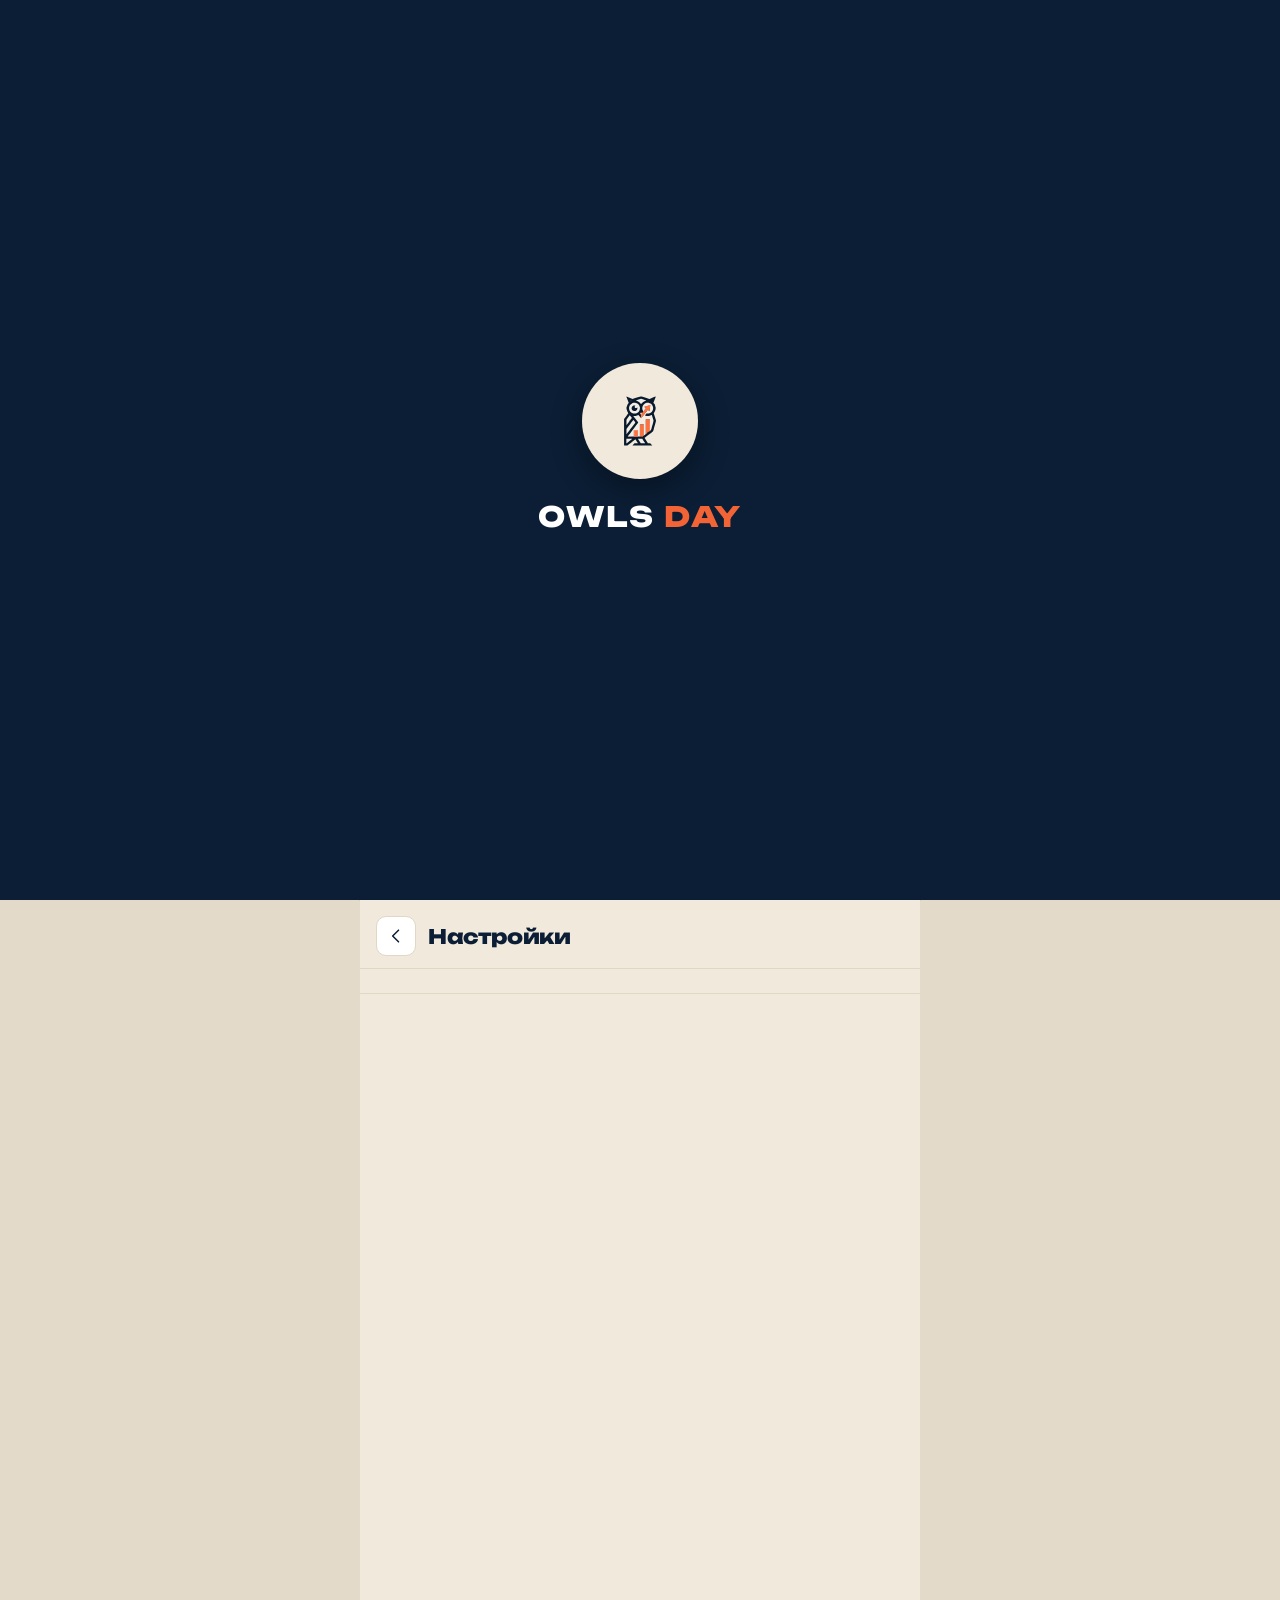
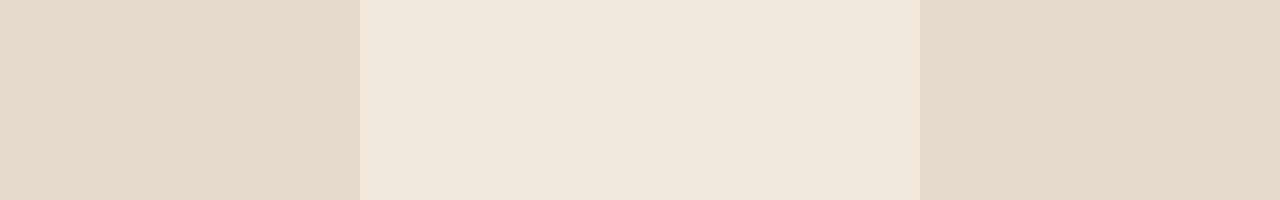
<file: index.html>
<!DOCTYPE html>
<html lang="ru">
<head>
<meta charset="utf-8">
<meta name="viewport" content="width=device-width, initial-scale=1, viewport-fit=cover, maximum-scale=1">
<meta name="theme-color" content="#F0E9DC" media="(prefers-color-scheme: light)">
<meta name="theme-color" content="#F0E9DC">
<meta name="description" content="Трекер дня OWLS — чек-лист, стоп-лист, установки, желания и дневник.">
<meta name="apple-mobile-web-app-capable" content="yes">
<meta name="apple-mobile-web-app-status-bar-style" content="default">
<meta name="apple-mobile-web-app-title" content="Трекер дня">
<meta name="mobile-web-app-capable" content="yes">
<title>Трекер дня — OWLS</title>
<link rel="manifest" href="manifest.webmanifest">
<link rel="apple-touch-icon" sizes="180x180" href="assets/apple-touch-icon.png?v=18">
<link rel="apple-touch-icon" sizes="167x167" href="assets/owls-day-167.png?v=18">
<link rel="apple-touch-icon" sizes="152x152" href="assets/owls-day-152.png?v=18">
<link rel="apple-touch-icon" sizes="120x120" href="assets/owls-day-120.png?v=18">
<link rel="icon" type="image/png" sizes="192x192" href="assets/owls-day-192.png?v=18">
<link rel="icon" type="image/png" sizes="512x512" href="assets/owls-day-512.png?v=18">
<link rel="icon" type="image/svg+xml" href="assets/owls-day.svg?v=18">
<link rel="preconnect" href="https://fonts.googleapis.com">
<link rel="preconnect" href="https://fonts.gstatic.com" crossorigin>
<link rel="stylesheet" href="https://fonts.googleapis.com/css2?family=Manrope:wght@400;500;600;700;800&family=Unbounded:wght@400;700;800&display=swap">
<style>
:root{
  --bg:#F0E9DC; --card:#FFFFFF; --line:#E0D7C4; --line-soft:#EBE3D5; --line-input:#E5DCC9;
  --ink:#0B1E35; --ink-2:#2A3A52; --muted:#6B6152; --faint:#9A8F7C;
  --edge:#C4B79E;                     /* обводка пустой галочки и пунктир */
  --accent:#F26336; --accent-soft:#FEEFEA; --accent-dark:#D94B1F;
  --ok:#1E7A3C; --ok-bg:#DCF5E4; --bad:#B43232; --bad-bg:#FBD9D9;
  --display:'Unbounded',system-ui,sans-serif;
  --body:'Manrope',system-ui,-apple-system,'Segoe UI',sans-serif;
  --r:14px;
  --sat:env(safe-area-inset-top); --sab:env(safe-area-inset-bottom);
  --sal:env(safe-area-inset-left); --sar:env(safe-area-inset-right);
}
*{box-sizing:border-box;-webkit-tap-highlight-color:transparent}
html,body{margin:0;padding:0;height:100%}
body{
  background:var(--bg); color:var(--ink); font-family:var(--body);
  font-size:15px; line-height:1.45;
  -webkit-font-smoothing:antialiased; text-rendering:optimizeLegibility;
  overscroll-behavior-y:none;
}
button{font:inherit;color:inherit;background:none;border:0;padding:0;margin:0;cursor:pointer;text-align:left}
input,textarea{font:inherit;color:var(--ink)}
input::placeholder,textarea::placeholder{color:var(--faint)}
input:focus-visible,textarea:focus-visible,button:focus-visible{outline:2px solid var(--accent);outline-offset:2px}

/* ---------- shell: fills any phone, centers on tablet/desktop ---------- */
#app{
  position:fixed; top:0; left:0; right:0;
  height:100svh;               /* не dvh: высота не должна меняться при сворачивании панели Safari */
  display:flex; flex-direction:column;
  width:100%; max-width:560px; margin:0 auto;
  background:var(--bg);
  box-shadow:0 0 0 1px rgba(11,30,53,.06);
}
@supports not (height:100svh){ #app,#sheet{ bottom:0; height:auto; } }
@media (min-width:600px){
  body{background:#E3DACA}
  #app{position:relative;height:100dvh;max-height:100dvh}
}

/* ---------- header ---------- */
.hd{
  flex:none; display:flex; align-items:flex-end; justify-content:space-between; gap:12px;
  padding:calc(var(--sat) + 16px) calc(var(--sar) + 20px) 14px calc(var(--sal) + 20px);
  background:var(--bg); border-bottom:1px solid var(--line);
}
.hd-t{display:flex;flex-direction:column;gap:4px;min-width:0}
.eyebrow{font-family:var(--display);font-weight:400;font-size:9.5px;letter-spacing:.18em;text-transform:uppercase;color:var(--muted)}
.h1{font-family:var(--display);font-weight:800;font-size:clamp(21px,6.4vw,26px);line-height:1.05;letter-spacing:-.02em}
.hd-date{font-size:12.5px;color:var(--muted)}
.hd-mark{width:52px;height:52px;border-radius:999px;border:1px solid var(--line);flex:none;padding:0;appearance:none;-webkit-appearance:none;
  background:#fff url(assets/owl-mark.png?v=2) center center / 36px 36px no-repeat}
.hd-mark:active{background-color:var(--line-soft)}

/* ---------- scroll area ---------- */
main{
  flex:1; min-height:0; overflow-y:auto; overscroll-behavior:contain;
  padding:18px calc(var(--sar) + 20px) 28px calc(var(--sal) + 20px);
  display:flex; flex-direction:column; gap:14px;
  scrollbar-width:none;
}
main::-webkit-scrollbar{width:0;height:0}
/* без этого карточки сжимаются, когда контент длиннее экрана */
main > *{flex:0 0 auto}

/* ---------- primitives ---------- */
.card{background:var(--card);border:1px solid var(--line);border-radius:var(--r)}
.card.flush{overflow:hidden}
.pad{padding:16px 18px}
.sec-h{padding:14px 16px 12px;border-bottom:1px solid var(--line-soft);display:flex;flex-direction:column;gap:3px}
.sec-t{font-family:var(--display);font-weight:700;font-size:13.5px;color:var(--ink)}
.sec-s{font-size:11.5px;color:var(--muted)}
.empty{padding:16px;font-size:12.5px;color:var(--faint)}
.row{display:flex;align-items:center;gap:12px}
.grow{flex:1;min-width:0}
.hint{font-size:12px;line-height:1.45;color:var(--muted)}

/* add-row */
.add{display:flex;align-items:center;gap:10px;padding:10px 16px 12px}
.add input{flex:1;min-width:0;height:44px;padding:0 12px;border:1px solid var(--line-input);border-radius:10px;background:var(--card);font-size:16px}
.add .plus{width:44px;height:44px;border-radius:10px;background:var(--accent);display:grid;place-items:center;flex:none}
.add .plus:active{background:var(--accent-dark)}

/* ---------- check ---------- */
.ring-card{display:flex;align-items:center;gap:18px;padding:18px}
.ring{position:relative;width:78px;height:78px;flex:none}
.ring .pct{position:absolute;inset:0;display:grid;place-items:center;font-family:var(--display);font-weight:800;font-size:17px;letter-spacing:-.02em}
.ring circle{transition:stroke-dashoffset .55s cubic-bezier(.4,0,.2,1)}
.ring .pct{font-variant-numeric:tabular-nums;padding:0 2px}
.ring .pct.w3{font-size:13.5px;letter-spacing:-.04em}
.ring-card{transition:transform .2s ease}
.done-line{font-family:var(--display);font-weight:700;font-size:15px}
.streak{background:var(--ink);border-radius:var(--r);padding:16px 18px;display:flex;align-items:center;justify-content:space-between;gap:14px}
.streak-n{font-family:var(--display);font-weight:800;font-size:17px;color:#fff}
.streak-s{font-size:11.5px;color:rgba(255,255,255,.6)}
.week{display:flex;gap:6px;flex:none}
.week div{display:flex;flex-direction:column;align-items:center;gap:5px}
.dot{width:7px;height:7px;border-radius:999px;background:rgba(255,255,255,.22)}
.dot.on{background:var(--accent)}
.week span{font-size:8.5px;letter-spacing:.04em;color:rgba(255,255,255,.45)}
.chips{display:grid;grid-template-columns:1fr 1fr;gap:8px}
.chip{display:flex;align-items:center;gap:8px;min-height:44px;padding:8px 12px;border:1px solid var(--line-input);border-radius:8px;background:var(--bg);font-size:13px;font-weight:500;color:var(--ink-2);line-height:1.25}
.chip > span:not(.badge){flex:1;min-width:0;text-align:left}
.chip.on{border-color:var(--accent);background:var(--accent-soft);font-weight:600;color:var(--ink)}
.chip .badge{font-family:var(--display);font-weight:700;font-size:11px;color:var(--accent)}
.chip:active{transform:scale(.97)}
.chip{user-select:none;-webkit-user-select:none;-webkit-touch-callout:none;touch-action:manipulation}
.grp-h{padding:14px 16px 12px;display:flex;flex-direction:column;gap:10px;border-bottom:1px solid var(--line-soft)}
.bar{height:4px;border-radius:999px;background:var(--line-soft);overflow:hidden}
.bar i{display:block;height:100%;background:var(--accent);border-radius:999px;transition:width .35s ease}
.item{display:flex;align-items:center;gap:12px;padding:6px 16px;min-height:52px;border-bottom:1px solid var(--line-soft);width:100%;text-align:left}
.box{width:24px;height:24px;border-radius:7px;background:#fff;border:1.5px solid var(--edge);flex:none;display:grid;place-items:center}
.box.on{background:var(--accent);border-color:var(--accent)}
.item .txt{flex:1;min-width:0;font-size:14px;line-height:1.35}
.item.is-done .txt{color:var(--faint);text-decoration:line-through}
.time{font-size:11.5px;color:var(--faint);flex:none}
.del{flex:none;width:32px;height:32px;display:grid;place-items:center;border-radius:8px;opacity:.45}
.del:active{opacity:1}
.del{user-select:none;-webkit-user-select:none;-webkit-touch-callout:none;touch-action:manipulation;position:relative;overflow:hidden}
.del.holding{opacity:1;animation:holdfill 1s linear forwards}
@keyframes holdfill{0%{background:transparent;transform:scale(1)}15%{transform:scale(1.12)}100%{background:var(--bad-bg);transform:scale(1.12)}}
.del.holding::after{content:'';position:absolute;left:0;bottom:0;height:3px;width:0;background:var(--bad);animation:holdbar 1s linear forwards}
@keyframes holdbar{to{width:100%}}

/* ---------- stop ---------- */
.srow{display:flex;align-items:center;gap:14px;padding:12px 16px;min-height:66px;border-bottom:1px solid var(--line-soft)}
.srow:last-child{border-bottom:0}
/* ползунок: слева палец вниз, справа вверх, посередине — не отмечено */
.sl{position:relative;flex:none;width:124px;height:38px;border-radius:999px;background:var(--line-soft);border:1px solid var(--line);
  touch-action:pan-y;user-select:none;-webkit-user-select:none;-webkit-touch-callout:none;cursor:pointer;
  transition:background-color .2s ease,border-color .2s ease}
.sl.dn{background:var(--bad-bg);border-color:#EFC2C2}
.sl.up{background:var(--ok-bg);border-color:#B9E2C6}
.sl-i{position:absolute;top:50%;margin-top:-8px;width:16px;height:16px;opacity:.5;pointer-events:none;display:grid;place-items:center;transition:opacity .2s ease}
.sl-i.l{left:11px}
.sl-i.r{right:11px}
.sl.dn .sl-i.l,.sl.up .sl-i.r{opacity:0}
.sl-k{position:absolute;top:3px;left:3px;width:30px;height:30px;border-radius:999px;background:#fff;
  box-shadow:0 1px 4px rgba(11,30,53,.22);display:grid;place-items:center;pointer-events:none;
  transform:translateX(43px);transition:transform .24s cubic-bezier(.3,.9,.3,1.25)}
.sl.dn .sl-k{transform:translateX(0)}
.sl.up .sl-k{transform:translateX(86px)}
.sl.dragging .sl-k{transition:none}
/* Отметка: ручка подрастает свойством scale — transform занят сдвигом, иначе она дёргалась к краю. */
.sl-k.pop{animation:sl-pop .36s cubic-bezier(.25,1,.5,1)}
@keyframes sl-pop{40%{scale:1.18}}
.sl-dot{width:6px;height:6px;border-radius:999px;background:var(--edge);display:block}
/* переключатель раздела */
.tgl{flex:none;width:50px;height:30px;border-radius:999px;background:var(--line);position:relative;transition:background-color .2s ease;-webkit-tap-highlight-color:transparent}
.tgl i{position:absolute;top:3px;left:3px;width:24px;height:24px;border-radius:999px;background:#fff;box-shadow:0 1px 3px rgba(11,30,53,.25);transition:transform .22s cubic-bezier(.25,1,.5,1)}
.tgl.on{background:var(--accent)}
.tgl.on i{transform:translateX(20px)}
.pill{font-size:11px;font-weight:700;letter-spacing:.04em;text-transform:uppercase;border-radius:999px;padding:6px 11px;flex:none}
.pill.ok{color:var(--ok);background:var(--ok-bg)}
.pill.bad{color:var(--bad);background:var(--bad-bg)}
.big{font-family:var(--display);font-weight:800;font-size:18px}

/* ---------- set ---------- */
.intent{background:var(--ink);border-radius:var(--r);padding:22px 20px;display:flex;flex-direction:column;gap:16px}
.intent .eyebrow{color:rgba(255,255,255,.55)}
.intent-t{font-family:var(--display);font-weight:700;font-size:clamp(18px,5.4vw,21px);line-height:1.28;letter-spacing:-.01em;color:#fff}
.rule{width:34px;height:2px;background:var(--accent)}
.reps{font-size:12px;color:rgba(255,255,255,.6)}
.btn-rep{height:44px;padding:0 18px;border-radius:10px;background:var(--accent);display:flex;align-items:center;gap:8px;flex:none;font-size:13.5px;font-weight:700;color:#fff}
.btn-rep:active{background:var(--accent-dark)}
.pick{display:flex;align-items:center;gap:12px;padding:8px 16px;min-height:56px;border-bottom:1px solid var(--line-soft);width:100%;text-align:left}
.led{width:8px;height:8px;border-radius:999px;background:var(--line);flex:none}
.led.on{background:var(--accent)}

/* ---------- wish ---------- */
.mono{width:88px;height:88px;border-radius:10px;flex:none;display:grid;place-items:center;background:var(--bg);border:1px solid var(--line-input);font-family:var(--display);font-weight:800;font-size:26px;color:var(--accent)}
.wish-top{display:flex;align-items:flex-start;gap:14px;padding:14px 16px}
.wish-t{font-size:14.5px;font-weight:600;line-height:1.35}
.is-done .wish-t{color:var(--faint);text-decoration:line-through}
.tag{font-size:10.5px;font-weight:600;letter-spacing:.04em;text-transform:uppercase;color:var(--ink-2);background:var(--bg);border:1px solid var(--line-input);border-radius:6px;padding:3px 8px}
.circ{width:24px;height:24px;border-radius:999px;background:#fff;border:1.5px solid var(--edge);flex:none;display:grid;place-items:center}
.circ.on{background:var(--accent);border-color:var(--accent)}
.wish-pic{flex:none;padding:0;border-radius:10px}
.wish-pic:active{opacity:.8}
.wish-t{font-size:14.5px;font-weight:600;line-height:1.35;text-align:left;padding:0}
.wish-t:active{color:var(--accent)}
/* ---------- окно шагов к цели ---------- */
#dlg{position:fixed;inset:0;z-index:95;background:rgba(11,30,53,0);transition:background .22s ease;display:flex;align-items:flex-end;justify-content:center}
#dlg.open{background:rgba(11,30,53,.45)}
#dlg[hidden]{display:none}
.dlg-card{width:100%;max-width:560px;background:var(--card);border-radius:18px 18px 0 0;padding:14px 20px calc(var(--sab) + 20px);
  display:flex;flex-direction:column;gap:12px;max-height:82svh;overflow-y:auto;transform:translateY(100%);transition:transform .22s cubic-bezier(.3,0,.2,1)}
#dlg.open .dlg-card{transform:none}
.dlg-grip{width:36px;height:4px;border-radius:2px;background:var(--line);margin:0 auto 2px}
.dlg-title{font-family:var(--display);font-weight:700;font-size:16px;line-height:1.3;text-wrap:pretty}
.dlg-body{display:flex;flex-direction:column;gap:14px}
.dlg-body .eyebrow{margin-bottom:-8px}
.dlg-list{margin:0 -20px;border-top:1px solid var(--line-soft)}
.dlg-list .mini{padding:10px 20px}
.dlg-body .f input{background:var(--bg)}
.wish-b{border-top:1px solid var(--line-soft);padding:11px 16px;display:flex;align-items:center;justify-content:space-between;gap:12px;flex-wrap:wrap}
.days{font-family:var(--display);font-weight:800;font-size:19px;letter-spacing:-.02em;color:var(--accent)}
.days.over{color:var(--bad)}
.date-in{font-size:12px;font-weight:600;color:var(--ink-2);background:none;border:0;padding:4px 0;min-width:104px;font-family:var(--body)}
.date-in::-webkit-calendar-picker-indicator{opacity:.55;cursor:pointer}
.date-in::-webkit-date-and-time-value{text-align:left}
.dash{background:var(--card);border:1px dashed var(--edge);border-radius:var(--r);padding:22px;text-align:center;font-size:13px;color:var(--faint)}

/* ---------- diary ---------- */
.moods{display:flex;gap:8px}
.mood{flex:1;min-width:0;display:flex;flex-direction:column;align-items:center;gap:8px;padding:8px 2px}
.mood i{width:26px;height:26px;border-radius:999px;background:var(--bg);border:1.5px solid var(--line);display:block}
.mood.on i{background:var(--accent);border:2px solid var(--accent)}
.mood span{font-size:10px;text-align:center;line-height:1.2;color:var(--muted)}
.mood.on span{color:var(--ink);font-weight:600}
.fld{display:flex;flex-direction:column;gap:7px}
.fld label{font-size:12px;font-weight:700;color:var(--ink-2)}
.fld textarea{width:100%;resize:none;border:1px solid var(--line-input);border-radius:10px;background:var(--bg);padding:10px 12px;font-size:16px;line-height:1.5;min-height:64px}
.save{height:48px;border-radius:10px;background:var(--ink);display:grid;place-items:center;font-size:14px;font-weight:700;color:#fff;width:100%}
.save:active{opacity:.85}
.entry{padding:14px 16px;border-bottom:1px solid var(--line-soft);display:flex;flex-direction:column;gap:6px}
.entry[data-act]{cursor:pointer;-webkit-tap-highlight-color:transparent}
.entry[data-act]:active{background:var(--line-soft)}
.entry.editing{background:var(--accent-soft);border-bottom-color:var(--accent)}
.entry-d{font-size:12px;font-weight:700}
.entry-t{font-size:13px;line-height:1.5;color:var(--muted)}

/* ---------- tab bar ---------- */
nav{
  flex:none; background:#fff; border-top:1px solid var(--line);
  display:flex; align-items:stretch; gap:2px;
  padding:6px calc(var(--sar) + 8px) calc(var(--sab) + 8px) calc(var(--sal) + 8px);
}
nav button{flex:1;display:flex;flex-direction:column;align-items:center;gap:5px;padding:8px 0 4px;min-height:52px}
nav span{font-size:9.5px;font-weight:600;color:var(--muted);line-height:1.1;text-align:center}
nav button.on span{font-weight:700;color:var(--ink)}
nav{position:relative}
.ul{width:16px;height:2px}
.nav-ul{position:absolute;left:0;top:0;width:16px;height:2px;border-radius:2px;background:var(--accent);opacity:0;pointer-events:none}
.nav-ul.ready{opacity:1;transition:transform .3s cubic-bezier(.3,0,.2,1)}
nav button svg{transition:transform .14s ease,stroke .2s ease}
nav button:active svg{transform:scale(.86)}
nav span{transition:color .2s ease}

/* ---------- экран ошибки ---------- */
#fatal{position:fixed;inset:auto 0 0 0;z-index:200;background:#fff;border-top:1px solid var(--line);padding:18px 20px calc(var(--sab) + 20px);display:flex;flex-direction:column;gap:10px;box-shadow:0 -12px 30px rgba(11,30,53,.12);max-width:560px;margin:0 auto}
#fatal[hidden]{display:none}
#fatal .f-msg{margin:0;font-size:13px;line-height:1.45;color:var(--bad);word-break:break-word;font-family:ui-monospace,Menlo,monospace}
#fatal .f-hint{margin:0;font-size:12.5px;color:var(--muted)}

/* ---------- напоминание о копии ---------- */
.bk{display:flex;flex-direction:column;gap:12px;border-color:var(--accent)}
.bk-ic{width:36px;height:36px;border-radius:999px;background:var(--accent-soft);display:grid;place-items:center;flex:none}

/* ---------- misc ---------- */
.toast{
  position:fixed;left:50%;transform:translateX(-50%);
  bottom:calc(var(--sab) + 84px); z-index:50;
  background:var(--ink);color:#fff;font-size:13px;font-weight:600;
  padding:11px 18px;border-radius:999px;
  opacity:0;pointer-events:none;transition:opacity .22s ease
}
.toast.show{opacity:1}

/* ---------- заставка ---------- */
/* Подпись держится, установки сменяются по одной; с последней уходит подпись,
   и ровно на том же месте — сова с названием. --n задаёт JS: сколько установок. */
#splash{
  position:fixed;inset:0;z-index:100;background:var(--ink);
  transition:opacity .4s ease;
  --n:3; --step:1.33s;              /* на каждую установку; при трёх заставка ≈ 5 с */
}
#splash.hide{opacity:0;pointer-events:none}
.s-ph{position:absolute;inset:0;display:flex;flex-direction:column;align-items:center;justify-content:center;gap:18px;padding:40px 28px;text-align:center}
.s-ph2{opacity:0}
.s-eyebrow{font-family:var(--display);font-weight:400;font-size:10px;letter-spacing:.2em;text-transform:uppercase;color:rgba(255,255,255,.5);opacity:0}
.s-slot{display:grid;place-items:center;min-height:3.4em;font-size:clamp(19px,5.8vw,24px)}
.s-ln{grid-area:1/1;font-family:var(--display);font-weight:700;font-size:inherit;line-height:1.34;letter-spacing:-.01em;color:#fff;max-width:18ch;text-wrap:pretty;opacity:0}
.s-owl{width:116px;height:116px;border-radius:999px;background:var(--bg);display:grid;place-items:center;box-shadow:0 10px 30px rgba(0,0,0,.35)}
.s-owl img{width:80px;height:80px;display:block}
.s-wm{font-family:var(--display);font-weight:800;font-size:clamp(22px,6.4vw,28px);letter-spacing:.06em;display:flex;gap:.34em}
.s-wm b{color:#fff;font-weight:800}
.s-wm em{color:var(--accent);font-style:normal;font-weight:800}
#splash.play .s-eyebrow{animation:s-eb calc(.2s + var(--n) * var(--step)) ease both}
#splash.play .s-ln:nth-child(1){animation:s-swap var(--step) ease both .2s}
#splash.play .s-ln:nth-child(2){animation:s-swap var(--step) ease both calc(.2s + var(--step))}
#splash.play .s-ln:nth-child(3){animation:s-swap var(--step) ease both calc(.2s + 2 * var(--step))}
#splash.play .s-ph2{animation:s-show .01s linear forwards calc(.25s + var(--n) * var(--step))}
#splash.play .s-owl{animation:s-owl .55s cubic-bezier(.2,.9,.3,1.35) both calc(.25s + var(--n) * var(--step))}
#splash.play .s-wm{animation:s-wm .45s cubic-bezier(.2,.7,.2,1) both calc(.45s + var(--n) * var(--step))}
@keyframes s-eb{0%{opacity:0;transform:translateY(6px)}8%,92%{opacity:1;transform:none}100%{opacity:0;transform:translateY(-8px)}}
@keyframes s-swap{0%{opacity:0;transform:translateY(12px)}22%,76%{opacity:1;transform:none}100%{opacity:0;transform:translateY(-12px)}}
@keyframes s-show{to{opacity:1}}
@keyframes s-owl{0%{opacity:0;transform:scale(.7)}60%{opacity:1;transform:scale(1.06)}100%{opacity:1;transform:scale(1)}}
@keyframes s-wm{from{opacity:0;transform:translateY(8px)}to{opacity:1;transform:none}}
@media (prefers-reduced-motion:reduce){#splash .s-ph1{display:none}#splash .s-ph2,#splash .s-owl,#splash .s-wm{opacity:1!important}}

/* ---------- лист настроек ---------- */
#sheet{
  position:fixed;top:0;left:0;right:0;height:100svh;z-index:90;background:var(--bg);
  display:flex;flex-direction:column;
  width:100%;max-width:560px;margin:0 auto;
  transform:translateY(100%);transition:transform .28s cubic-bezier(.3,0,.2,1);
}
#sheet.open{transform:translateY(0)}
@media (min-width:600px){#sheet{position:absolute;height:100%}}
.sh-hd{
  flex:none;display:flex;align-items:center;gap:12px;
  padding:calc(var(--sat) + 16px) calc(var(--sar) + 16px) 12px calc(var(--sal) + 16px);
  border-bottom:1px solid var(--line);background:var(--bg);
}
.sh-hd .h1{font-size:20px}
.sh-back{width:40px;height:40px;border-radius:10px;display:grid;place-items:center;flex:none;border:1px solid var(--line);background:#fff}
.sh-back:active{background:var(--line-soft)}
.seg{
  flex:none;display:flex;gap:6px;overflow-x:auto;scrollbar-width:none;position:relative;
  padding:12px calc(var(--sar) + 16px) 12px calc(var(--sal) + 16px);
  border-bottom:1px solid var(--line);
}
.seg::-webkit-scrollbar{width:0;height:0}
.seg button{
  flex:none;min-height:38px;padding:0 14px;border-radius:999px;
  border:1px solid var(--line-input);background:#fff;
  font-size:13px;font-weight:600;color:var(--ink-2);white-space:nowrap;
}
.seg button.on{background:var(--ink);border-color:var(--ink);color:#fff}
#sheet main{padding-bottom:calc(var(--sab) + 28px)}

/* ---------- формы в настройках ---------- */
.form{display:flex;flex-direction:column;gap:12px;padding:16px}
.f{display:flex;flex-direction:column;gap:6px}
.f > label{font-size:11.5px;font-weight:700;letter-spacing:.02em;color:var(--ink-2)}
.f input[type=text],.f input[type=time],.f input[type=date],.f input[type=number],.f select{
  width:100%;height:46px;padding:0 12px;font-size:16px;
  border:1px solid var(--line-input);border-radius:10px;background:var(--card);color:var(--ink);
  font-family:var(--body);appearance:none;-webkit-appearance:none;
}
.f select{background-image:url("data:image/svg+xml;utf8,<svg xmlns='http://www.w3.org/2000/svg' width='16' height='16' viewBox='0 0 24 24' fill='none' stroke='%236B7280' stroke-width='2' stroke-linecap='round'><path d='m6 9 6 6 6-6'/></svg>");background-repeat:no-repeat;background-position:right 12px center;padding-right:44px;text-overflow:ellipsis}
.f input[data-mask]{font-variant-numeric:tabular-nums;letter-spacing:.04em}
.f2{display:flex;gap:10px}
.f2 > .f{flex:1;min-width:0}
.days{display:flex;gap:6px;flex-wrap:wrap}
.days button{
  flex:1;min-width:38px;height:40px;border-radius:9px;
  border:1px solid var(--line-input);background:#fff;
  font-size:12px;font-weight:600;color:var(--ink-2);text-align:center;
  display:grid;place-items:center;
}
.days button.on{background:var(--accent-soft);border-color:var(--accent);color:var(--ink)}
.note{font-size:12px;color:var(--muted)}
.note b{font-weight:700;color:var(--ink-2)}
.btn-add{
  height:48px;border-radius:10px;background:var(--accent);
  display:grid;place-items:center;font-size:14px;font-weight:700;color:#fff;width:100%;
}
.btn-add:active{background:var(--accent-dark)}
.btn-ghost{
  height:44px;padding:0 14px;border-radius:10px;border:1px solid var(--line-input);
  background:#fff;font-size:13px;font-weight:600;color:var(--ink-2);
  display:inline-flex;align-items:center;gap:8px;
}
.btn-ghost:active{background:var(--line-soft)}

/* строки списков в настройках */
.mini{display:flex;align-items:center;gap:12px;padding:10px 16px;min-height:56px;border-bottom:1px solid var(--line-soft)}
.mini[data-act]{cursor:pointer;-webkit-tap-highlight-color:transparent}
.mini[data-act]:active{background:var(--line-soft)}
.mini.editing{background:var(--accent-soft);border-bottom-color:var(--accent)}
.mini.off .m-t,.mini.off .thumb{opacity:.45}
.mini.off .m-s{color:var(--faint)}
.sec-row{position:relative;background:var(--bg);padding-left:4px}
.sec-row .grip{flex:none;display:flex;align-items:center;justify-content:center;width:36px;align-self:stretch;margin:-10px 0;
  cursor:grab;touch-action:none;-webkit-touch-callout:none;user-select:none;-webkit-user-select:none}
.sec-row.drag{z-index:2;background:#fff;box-shadow:0 8px 22px rgba(11,30,53,.14);border-bottom-color:transparent}
.eye{flex:none;width:32px;height:32px;display:grid;place-items:center;border-radius:8px;-webkit-tap-highlight-color:transparent}
.eye:active{background:var(--line-soft)}
.eye.on{background:var(--accent-soft)}
.mini .m-e{font-size:10.5px;font-weight:700;letter-spacing:.04em;text-transform:uppercase;color:var(--accent);flex:none}
.btn-row{display:flex;gap:10px}
.btn-row > *{flex:1;min-width:0}
.btn-ghost.wide{justify-content:center}
.mini .m-t{font-size:14px;line-height:1.35;color:var(--ink)}
.stock-low{color:var(--accent);font-weight:600}
.mini .m-s{font-size:11.5px;color:var(--faint);margin-top:3px}
.blk{font-family:var(--display);font-weight:400;font-size:9.5px;letter-spacing:.18em;text-transform:uppercase;color:var(--muted);padding:16px 16px 8px}

/* фото */
.thumb{width:56px;height:56px;border-radius:10px;flex:none;object-fit:cover;background:var(--bg);border:1px solid var(--line-input)}
.thumb-lg{width:84px;height:84px;border-radius:10px;flex:none;object-fit:cover;background:var(--bg);border:1px solid var(--line-input)}
.ph-empty{display:grid;place-items:center;color:var(--faint);font-size:10px;text-align:center;line-height:1.2}
.wish-photo{width:88px;height:88px;border-radius:10px;flex:none;object-fit:cover;border:1px solid var(--line-input)}


/* ---------- каскад и свайп ---------- */
.rise{animation:rise .38s cubic-bezier(.2,.7,.2,1) both}
@keyframes rise{from{opacity:0;transform:translateY(10px)}to{opacity:1;transform:none}}
#screen{touch-action:pan-y}
#screen.sw-out{transition:transform .16s ease-out}
#screen.sw-back{transition:transform .22s cubic-bezier(.2,.8,.3,1)}

/* ---------- переход между вкладками ---------- */
#screen.go-l,#cash.go-l{animation:scr-l .26s cubic-bezier(.2,.7,.2,1)}
#screen.go-r,#cash.go-r{animation:scr-r .26s cubic-bezier(.2,.7,.2,1)}

/* ---------- расходы: OWLS Cash в рамке, своя шапка и настройки ---------- */
#app.cash #screen{display:none}
#cash{flex:1;min-height:0;position:relative;background:var(--bg)}
#cash[hidden]{display:none}
#cash iframe,.cash-set iframe{display:block;width:100%;height:100%;border:0;background:var(--bg);opacity:0;transition:opacity .2s ease}
#cash.ready iframe,.cash-set.ready iframe{opacity:1}
.cash-wait{position:absolute;left:0;right:0;top:40%;text-align:center;font-size:12.5px;color:var(--faint)}
.ready > .cash-wait{display:none}
#sheet-body.is-cash{padding:0;overflow:hidden}
#sheet-body.is-cash > .cash-set{flex:1 1 auto;position:relative;min-height:0}
@keyframes scr-l{from{opacity:0;transform:translateX(26px)}to{opacity:1;transform:none}}
@keyframes scr-r{from{opacity:0;transform:translateX(-26px)}to{opacity:1;transform:none}}
.hd-t.go{animation:hd-in .3s ease-out}
@keyframes hd-in{from{opacity:0;transform:translateY(5px)}to{opacity:1;transform:none}}

/* ---------- отклик на нажатие ---------- */
.item,.mood,.btn-add,.btn-ghost,.save,.btn-rep,.hd-mark,.sh-back,.seg button,.add .plus,.box{transition:transform .12s ease,background-color .15s ease,border-color .15s ease}
.btn-add:active,.btn-ghost:active,.save:active,.btn-rep:active,.hd-mark:active,.sh-back:active,.seg button:active,.add .plus:active{transform:scale(.96)}
.item:active{transform:scale(.985);background:var(--line-soft)}
.mood:active{transform:scale(.92)}
.item:active .box{transform:scale(.9)}


canvas#fx{position:fixed;inset:0;width:100%;height:100%;pointer-events:none;z-index:70}
.pop{animation:pop .42s cubic-bezier(.2,.9,.3,1.4)}
@keyframes pop{0%{transform:scale(1)}40%{transform:scale(1.18)}100%{transform:scale(1)}}
.box.pop{animation:box-pop .45s cubic-bezier(.2,.9,.3,1.5)}
@keyframes box-pop{0%{transform:scale(.6)}55%{transform:scale(1.16)}100%{transform:scale(1)}}
.box.pop path{stroke-dasharray:26;animation:tick .28s ease-out .06s both}
@keyframes tick{from{stroke-dashoffset:26}to{stroke-dashoffset:0}}
.nudge{animation:nudge .5s cubic-bezier(.2,.9,.3,1.3)}
@keyframes nudge{0%{transform:scale(1)}35%{transform:scale(1.04)}100%{transform:scale(1)}}
#owl{position:fixed;left:50%;bottom:calc(var(--sab) + 84px);transform:translate(-50%,180%);z-index:80;display:flex;align-items:center;gap:12px;padding:10px 18px 10px 12px;border-radius:999px;background:var(--ink);color:#fff;box-shadow:0 12px 30px rgba(11,30,53,.28);pointer-events:none;opacity:0}
#owl img{width:38px;height:38px;object-fit:contain;transform-origin:50% 100%}
#owl .w{font-family:var(--display);font-weight:700;font-size:15px;letter-spacing:-.01em;white-space:nowrap}
#owl.go{animation:owl 1.5s cubic-bezier(.2,.9,.3,1.2) forwards}
#owl.go img{animation:hop .55s ease-out .12s}
@keyframes owl{0%{transform:translate(-50%,180%);opacity:0}18%{transform:translate(-50%,0);opacity:1}78%{transform:translate(-50%,0);opacity:1}100%{transform:translate(-50%,180%);opacity:0}}
@keyframes hop{0%{transform:translateY(0) scaleY(1)}30%{transform:translateY(-9px) scaleY(1.06)}60%{transform:translateY(0) scaleY(.94)}100%{transform:translateY(0) scaleY(1)}}
@media (prefers-reduced-motion:reduce){*{transition:none!important;animation:none!important}}
</style>
</head>
<body>
<div id="app">
  <header class="hd">
    <div class="hd-t">
      <span class="eyebrow" id="eyebrow">Чек-лист</span>
      <span class="h1" id="title">День по частям</span>
      <span class="hd-date" id="today"></span>
    </div>
    <button class="hd-mark" data-act="settings" aria-label="Настройки"></button>
  </header>
  <main id="screen"></main>
  <div id="cash" hidden><span class="cash-wait">Открываю OWLS Cash…</span></div>
  <nav id="nav"></nav>
</div>
<div id="sheet" aria-hidden="true">
  <header class="sh-hd">
    <button class="sh-back" data-act="close-settings" aria-label="Назад">
      <svg width="20" height="20" viewBox="0 0 24 24" fill="none" stroke="#0B1E35" stroke-width="1.8" stroke-linecap="round" stroke-linejoin="round"><path d="m15 5-7 7 7 7"/></svg>
    </button>
    <span class="h1">Настройки</span>
  </header>
  <div class="seg" id="seg"></div>
  <main id="sheet-body"></main>
</div>
<div id="splash" hidden>
  <div class="s-ph s-ph1"><span class="s-eyebrow">Установки дня</span><div class="s-slot" id="splash-lines"></div></div>
  <div class="s-ph s-ph2"><div class="s-owl"><img src="assets/owls-day-mark.svg?v=20" alt=""></div><span class="s-wm"><b>OWLS</b><em>DAY</em></span></div>
</div>
<div id="dlg" hidden><div class="dlg-card"><div class="dlg-grip"></div><div class="dlg-body"></div></div></div>
<input type="file" id="photo-input" accept="image/*" hidden>
<input type="file" id="xlsx-input" accept=".xlsx,application/vnd.openxmlformats-officedocument.spreadsheetml.sheet" hidden>
<input type="file" id="json-input" accept=".json,application/json" hidden>
<canvas id="fx" aria-hidden="true"></canvas>
<div id="owl" aria-live="polite"><img src="assets/owl-mark.png?v=2" alt=""><span class="w" id="owl-w"></span></div>
<div id="fatal" hidden>
  <span class="eyebrow">Ошибка запуска</span>
  <p class="f-msg"></p>
  <p class="f-hint">Обычно помогает сброс кэша: приложение перезагрузится с сервера. Данные не пропадут — они хранятся отдельно.</p>
  <button class="save" data-act="hard-reset">Сбросить кэш и перезагрузить</button>
</div>
<div class="toast" id="toast"></div>
<script src="app.js?v=44"></script>
</body>
</html>
</file>
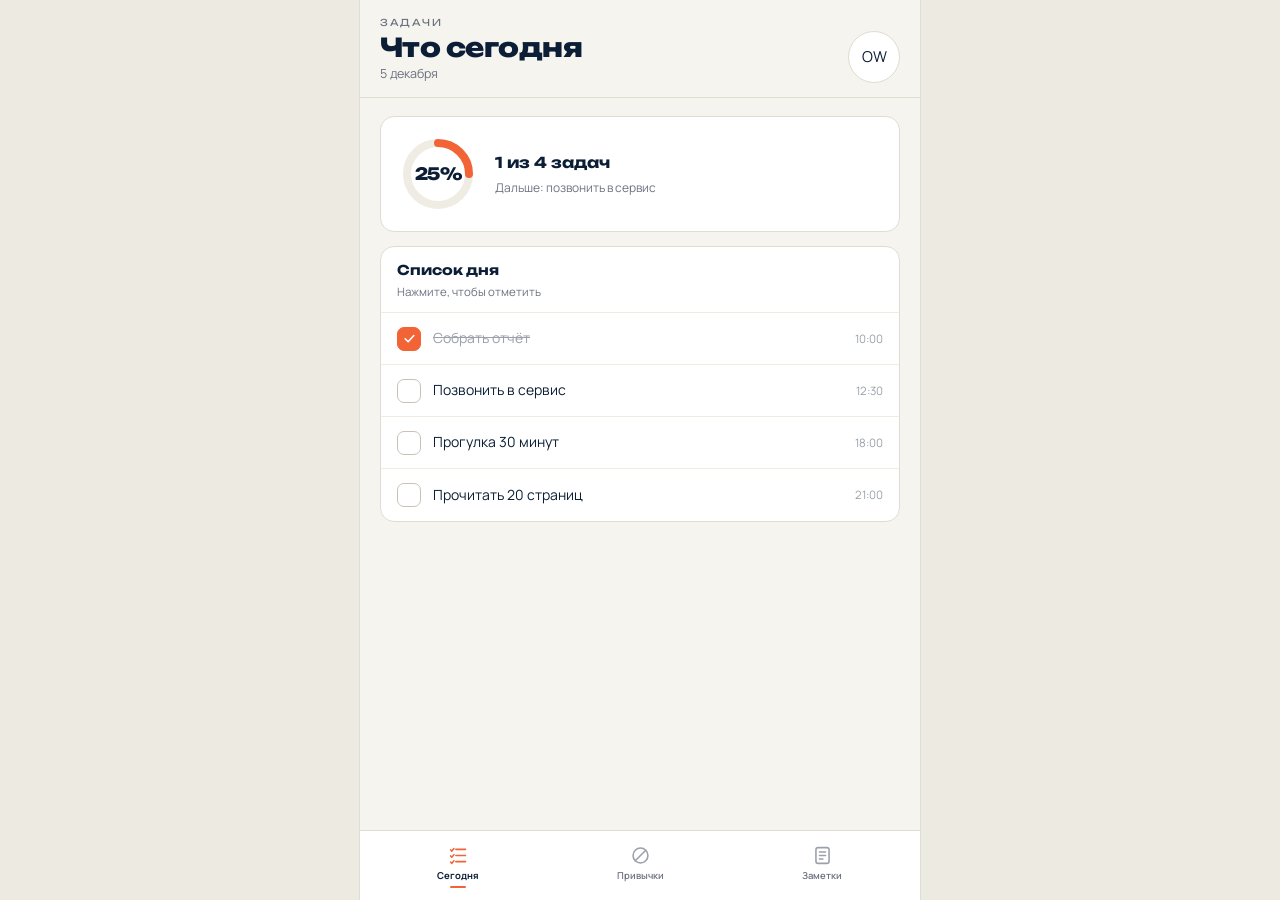
<file: ui/example.html>
<!DOCTYPE html>
<html lang="ru">
<head>
<meta charset="utf-8">
<meta name="viewport" content="width=device-width, initial-scale=1, viewport-fit=cover, maximum-scale=1">
<meta name="theme-color" content="#F6F4EF">
<title>OWLS UI — пример</title>
<link rel="preconnect" href="https://fonts.googleapis.com">
<link rel="preconnect" href="https://fonts.gstatic.com" crossorigin>
<link rel="stylesheet" href="https://fonts.googleapis.com/css2?family=Manrope:wght@400;500;600;700;800&family=Unbounded:wght@400;700;800&display=swap">
<link rel="stylesheet" href="owls.css">
</head>
<body>

<div id="app">
  <header class="hd">
    <div class="hd-t">
      <span class="eyebrow" id="eyebrow">Задачи</span>
      <span class="h1" id="title">Что сегодня</span>
      <span class="hd-date" id="date"></span>
    </div>
    <button class="hd-mark" aria-label="Настройки">OW</button>
  </header>
  <main id="screen"></main>
  <nav id="nav"></nav>
</div>
<div class="toast" id="toast"></div>

<script src="owls-motion.js"></script>
<script>
'use strict';

/* Каркас нового приложения на OWLS: состояние, экраны, один вызов OWLS.tabs. */
const TABS = [
  { key:'today',  icon:'check', label:'Сегодня'  },
  { key:'habits', icon:'stop',  label:'Привычки' },
  { key:'notes',  icon:'diary', label:'Заметки'  },
];
const TITLES = {
  today:  ['Задачи',   'Что сегодня'],
  habits: ['Привычки', 'Каждый день'],
  notes:  ['Заметки',  'Коротко'],
};

const S = {
  tab: 'today',
  tasks: [
    { id:'t1', text:'Собрать отчёт',        time:'10:00', done:true  },
    { id:'t2', text:'Позвонить в сервис',   time:'12:30', done:false },
    { id:'t3', text:'Прогулка 30 минут',    time:'18:00', done:false },
    { id:'t4', text:'Прочитать 20 страниц', time:'21:00', done:false },
  ],
  habits: [
    { id:'h1', text:'Без кофе после обеда', days:12, on:true  },
    { id:'h2', text:'Ложиться до 23:30',    days:3,  on:true  },
    { id:'h3', text:'Не листать ленту утром', days:0, on:false },
  ],
  notes: [
    { id:'n1', date:'2 сентября', tag:'Работа', text:'Договорились перенести встречу на пятницу, материалы готовы.' },
    { id:'n2', date:'1 сентября', tag:'Дом',    text:'Замерить нишу под полку: 182 см, глубина 30.' },
  ],
};

const $screen = document.getElementById('screen');
const $nav = document.getElementById('nav');

/* ---- экраны ---- */
function viewToday() {
  const done = S.tasks.filter(t => t.done).length;
  const next = S.tasks.find(t => !t.done);
  return OWLS.ringCard('today', done, S.tasks.length,
      done + ' из ' + S.tasks.length + ' задач',
      next ? 'Дальше: ' + next.text.toLowerCase() : 'Всё закрыто. Хороший день.') +
    '<section class="card flush">' +
      '<div class="sec-h"><span class="sec-t">Список дня</span>' +
        '<span class="sec-s">Нажмите, чтобы отметить</span></div>' +
      S.tasks.map(t =>
        '<button class="item' + (t.done ? ' is-done' : '') + '" data-act="task" data-id="' + t.id + '">' +
          '<span class="box' + (t.done ? ' on' : '') + '">' + (t.done ? OWLS.icon('tick', { size:13, color:'#fff', width:3 }) : '') + '</span>' +
          '<span class="txt">' + t.text + '</span>' +
          '<span class="time">' + t.time + '</span>' +
        '</button>').join('') +
    '</section>';
}

function viewHabits() {
  const on = S.habits.filter(h => h.on).length;
  const best = S.habits.reduce((a, h) => Math.max(a, h.days), 0);
  return OWLS.ringCard('habits', on, S.habits.length,
      on + ' из ' + S.habits.length + ' держатся',
      best ? 'Лучшая серия — ' + best + ' дней.' : 'Серия начинается с первого дня.') +
    '<section class="card flush">' +
      '<div class="sec-h"><span class="sec-t">Чего не делаю</span></div>' +
      S.habits.map(h =>
        '<button class="item" data-act="habit" data-id="' + h.id + '" style="min-height:60px;align-items:flex-start;padding:12px 16px">' +
          '<span class="grow" style="display:flex;flex-direction:column;gap:5px">' +
            '<span style="font-size:14px;font-weight:600;line-height:1.35">' + h.text + '</span>' +
            '<span style="font-size:11.5px;color:var(--faint)">' + (h.on ? 'Чисто ' + h.days + ' дней' : 'Серия сброшена') + '</span>' +
          '</span>' +
          '<span class="pill ' + (h.on ? 'ok">Держусь' : 'bad">Сорвался') + '</span>' +
        '</button>').join('') +
    '</section>';
}

function viewNotes() {
  return OWLS.ringCard('notes', S.notes.length, 5, S.notes.length + ' из 5 заметок', 'Пять коротких записей на неделю.') +
    '<div class="card pad" style="display:flex;flex-direction:column;gap:14px">' +
      '<div class="fld"><label for="n-text">Новая заметка</label>' +
        '<textarea id="n-text" rows="2" placeholder="Одна мысль, коротко"></textarea></div>' +
      '<button class="save" data-act="add-note">Сохранить</button></div>' +
    '<section class="card flush">' +
      '<div class="sec-h"><span class="sec-t">Прошлые записи</span></div>' +
      (S.notes.length ? S.notes.map(n =>
        '<div class="entry"><div class="row" style="gap:8px">' +
          '<span class="entry-d">' + n.date + '</span><span class="tag">' + n.tag + '</span>' +
          '<span class="grow"></span>' +
          '<button class="del" data-act="del-note" data-id="' + n.id + '" aria-label="Удалить">' +
            OWLS.icon('trash', { size:15, color:'#B43232', width:1.5 }) + '</button></div>' +
          '<span class="entry-t">' + n.text + '</span></div>').join('')
        : '<div class="empty">Записей пока нет.</div>') +
    '</section>';
}

const VIEWS = { today: viewToday, habits: viewHabits, notes: viewNotes };

function render() {
  const [eyebrow, title] = TITLES[S.tab];
  document.getElementById('eyebrow').textContent = eyebrow;
  document.getElementById('title').textContent = title;
  document.getElementById('date').textContent = new Date().toLocaleDateString('ru-RU', { day:'numeric', month:'long' });
  $screen.innerHTML = VIEWS[S.tab]();
  OWLS.afterRender($screen, S.tab);
}

/* ---- меню: рисуем один раз ---- */
$nav.innerHTML = TABS.map(t =>
  '<button data-tab="' + t.key + '">' + OWLS.icon(t.icon, { size:21, width:1.8 }) +
  '<span>' + t.label + '</span><i class="ul"></i></button>').join('') +
  '<i class="nav-ul" aria-hidden="true"></i>';

/* ---- действия ---- */
const ACTIONS = {
  task(el) {
    const t = S.tasks.find(x => x.id === el.dataset.id);
    t.done = !t.done;
    if (t.done) OWLS.splash(el.querySelector('.box'));
    render();
    if (t.done) {
      OWLS.animateOnce($screen.querySelector('[data-id="' + t.id + '"] .box'), 'pop');
      OWLS.animateOnce($screen.querySelector('.ring-card'), 'nudge');
    }
  },
  habit(el) {
    const h = S.habits.find(x => x.id === el.dataset.id);
    h.on = !h.on;
    if (!h.on) h.days = 0;
    render();
    OWLS.toast(h.on ? 'Серия продолжается' : 'Серия сброшена');
  },
  'add-note'() {
    const box = document.getElementById('n-text');
    const text = (box.value || '').trim();
    if (!text) { OWLS.toast('Введите текст'); return; }
    S.notes.unshift({ id: 'n' + Date.now(), date: new Date().toLocaleDateString('ru-RU', { day:'numeric', month:'long' }), tag:'Новое', text });
    render();
    OWLS.toast('Заметка сохранена');
  },
};

document.addEventListener('click', e => {
  const el = e.target.closest('[data-act]');
  if (!el || el.matches('.del')) return;
  const fn = ACTIONS[el.dataset.act];
  if (fn) { e.preventDefault(); fn(el); }
});

/* удаление — только удержанием две секунды */
OWLS.hold({
  onFire(b) { S.notes = S.notes.filter(n => n.id !== b.dataset.id); render(); OWLS.toast('Удалено'); },
  onShort() { OWLS.toast('Удерживайте 2 секунды, чтобы удалить'); },
});

/* свайп между вкладками и переход по нажатию */
OWLS.tabs({
  screen: $screen, nav: $nav, keys: TABS.map(t => t.key),
  current: () => S.tab,
  go(key) { S.tab = key; render(); },
});

render();
OWLS.cascade($screen);
</script>
</body>
</html>
</file>
<file: ui/owls.css>
/* ============================================================
   OWLS UI — дизайн-система «Трекера дня».
   Подключать вместе со шрифтами:
   <link rel="stylesheet" href="https://fonts.googleapis.com/css2?family=Manrope:wght@400;500;600;700;800&family=Unbounded:wght@400;700;800&display=swap">
   <link rel="stylesheet" href="owls.css">
   Система светлая по замыслу: тёмной темы нет, фон и цвета задаются явно.
   ============================================================ */

:root{
  /* ---- поверхности и линии ---- */
  --bg:#F6F4EF;            /* фон приложения */
  --card:#FFFFFF;          /* карточка */
  --line:#E1DCD0;          /* граница карточки, шапки, меню */
  --line-soft:#EFECE3;     /* разделитель строк внутри карточки */
  --line-input:#E9E5DC;    /* граница поля ввода и второстепенной кнопки */
  --desk:#EDEAE1;          /* поле вокруг приложения на широком экране */

  /* ---- текст ---- */
  --ink:#0B1E35;           /* заголовки и основной текст */
  --ink-2:#2A3A52;         /* подписи полей, второстепенные кнопки */
  --muted:#6B7280;         /* пояснения */
  --faint:#9AA1AB;         /* выполненное, плейсхолдеры, время */

  /* ---- акцент ---- */
  --accent:#F26336;        /* единственный акцент: действие и прогресс */
  --accent-soft:#FEEFEA;   /* выбранное состояние */
  --accent-dark:#D94B1F;   /* акцент под нажатием */

  /* ---- смысловые цвета (не заменяют акцент) ---- */
  --ok:#1E7A3C;   --ok-bg:#DCF5E4;
  --bad:#B43232;  --bad-bg:#FBD9D9;

  /* ---- шрифты ---- */
  --display:'Unbounded',system-ui,sans-serif;   /* заголовки, числа, ярлыки */
  --body:'Manrope',system-ui,-apple-system,'Segoe UI',sans-serif;

  /* ---- шкала отступов: шаг 2 px в мелком диапазоне, 4 px дальше ---- */
  --s1:4px; --s2:6px; --s3:8px; --s4:10px; --s5:12px;
  --s6:14px; --s7:16px; --s8:18px; --s9:20px; --s10:24px; --s11:28px;

  /* ---- радиусы ---- */
  --r:14px;        /* карточка */
  --r-ctl:10px;    /* кнопка, поле ввода */
  --r-sm:8px;      /* чип, мелкая кнопка */
  --r-box:7px;     /* чекбокс */
  --r-pill:999px;  /* пилюля, кружок */

  /* ---- высоты элементов управления ---- */
  --h-btn:48px;    /* главная кнопка */
  --h-ctl:44px;    /* поле, второстепенная кнопка, чип */
  --h-field:46px;  /* поле в форме настроек */
  --h-row:52px;    /* строка списка */

  /* ---- движение ---- */
  --t-press:.12s;    /* сжатие под пальцем */
  --t-base:.2s;      /* смена цвета, состояния */
  --t-screen:.26s;   /* переход между экранами */
  --t-sheet:.28s;    /* выезд листа настроек */
  --t-ring:.55s;     /* заполнение кольца */
  --e-out:cubic-bezier(.2,.7,.2,1);      /* въезд, появление */
  --e-inout:cubic-bezier(.3,0,.2,1);     /* перемещение, выезд листа */
  --e-spring:cubic-bezier(.2,.9,.3,1.4); /* пружинка отметки */

  /* ---- безопасные зоны телефона ---- */
  --sat:env(safe-area-inset-top); --sab:env(safe-area-inset-bottom);
  --sal:env(safe-area-inset-left); --sar:env(safe-area-inset-right);
}

/* ============================ основа ============================ */
*{box-sizing:border-box;-webkit-tap-highlight-color:transparent}
html,body{margin:0;padding:0;height:100%}
body{
  background:var(--bg); color:var(--ink); font-family:var(--body);
  font-size:15px; line-height:1.45;
  -webkit-font-smoothing:antialiased; text-rendering:optimizeLegibility;
  overscroll-behavior-y:none;
}
button{font:inherit;color:inherit;background:none;border:0;padding:0;margin:0;cursor:pointer;text-align:left}
input,textarea{font:inherit;color:var(--ink)}
input::placeholder,textarea::placeholder{color:var(--faint)}
input:focus-visible,textarea:focus-visible,button:focus-visible,select:focus-visible{outline:2px solid var(--accent);outline-offset:2px}

/* ============================ каркас ============================ */
/* Приложение занимает весь телефон, на планшете и компьютере — колонка по центру. */
#app,.app{
  position:fixed; inset:0;
  display:flex; flex-direction:column;
  width:100%; max-width:560px; margin:0 auto;
  background:var(--bg);
  box-shadow:0 0 0 1px rgba(11,30,53,.06);
}
@media (min-width:600px){
  body{background:var(--desk)}
  #app,.app{position:relative;height:100dvh;max-height:100dvh}
}

/* шапка: надзаголовок, заголовок, дата слева — знак справа */
.hd{
  flex:none; display:flex; align-items:flex-end; justify-content:space-between; gap:var(--s5);
  padding:calc(var(--sat) + var(--s7)) calc(var(--sar) + var(--s9)) var(--s6) calc(var(--sal) + var(--s9));
  background:var(--bg); border-bottom:1px solid var(--line);
}
.hd-t{display:flex;flex-direction:column;gap:var(--s1);min-width:0}
.hd-date{font-size:12.5px;color:var(--muted)}
.hd-mark{width:52px;height:52px;border-radius:var(--r-pill);background:#fff;border:1px solid var(--line);display:grid;place-items:center;flex:none}
.hd-mark img{width:36px;height:36px;object-fit:contain}

/* область прокрутки: карточки идут колонкой с зазором 14 px */
main,.screen{
  flex:1; min-height:0; overflow-y:auto; -webkit-overflow-scrolling:touch;
  padding:var(--s8) calc(var(--sar) + var(--s9)) var(--s11) calc(var(--sal) + var(--s9));
  display:flex; flex-direction:column; gap:var(--s6);
  scrollbar-width:none;
}
main::-webkit-scrollbar,.screen::-webkit-scrollbar{width:0;height:0}
/* без этого карточки сжимаются, когда содержимое длиннее экрана */
main > *,.screen > *{flex:0 0 auto}

/* ============================ типографика ============================ */
/* Роли, а не размеры: eyebrow → h1 → sec-t → body → hint → micro. */
.eyebrow{font-family:var(--display);font-weight:400;font-size:9.5px;letter-spacing:.18em;text-transform:uppercase;color:var(--muted)}
.h1{font-family:var(--display);font-weight:800;font-size:clamp(21px,6.4vw,26px);line-height:1.05;letter-spacing:-.02em}
.big{font-family:var(--display);font-weight:800;font-size:18px}
.done-line{font-family:var(--display);font-weight:700;font-size:15px}
.sec-t{font-family:var(--display);font-weight:700;font-size:13.5px;color:var(--ink)}
.sec-s{font-size:11.5px;color:var(--muted)}
.hint{font-size:12px;line-height:1.45;color:var(--muted)}
.note{font-size:12px;color:var(--muted)}
.note b{font-weight:700;color:var(--ink-2)}
.time{font-size:11.5px;color:var(--faint);flex:none}
.blk{font-family:var(--display);font-weight:400;font-size:9.5px;letter-spacing:.18em;text-transform:uppercase;color:var(--muted);padding:var(--s7) var(--s7) var(--s3)}

/* ============================ примитивы ============================ */
.card{background:var(--card);border:1px solid var(--line);border-radius:var(--r)}
.card.flush{overflow:hidden}          /* когда строки списка доходят до края карточки */
.pad{padding:var(--s7) var(--s8)}
.row{display:flex;align-items:center;gap:var(--s5)}
.grow{flex:1;min-width:0}
.empty{padding:var(--s7);font-size:12.5px;color:var(--faint)}
.dash{background:var(--card);border:1px dashed #C9C2B1;border-radius:var(--r);padding:22px;text-align:center;font-size:13px;color:var(--faint)}
.rule{width:34px;height:2px;background:var(--accent)}

/* шапка секции внутри карточки */
.sec-h{padding:var(--s6) var(--s7) var(--s5);border-bottom:1px solid var(--line-soft);display:flex;flex-direction:column;gap:3px}
.grp-h{padding:var(--s6) var(--s7) var(--s5);display:flex;flex-direction:column;gap:var(--s4);border-bottom:1px solid var(--line-soft)}

/* строка списка: отметка, текст, правый показатель */
.item{display:flex;align-items:center;gap:var(--s5);padding:var(--s2) var(--s7);min-height:var(--h-row);border-bottom:1px solid var(--line-soft);width:100%;text-align:left;
  transition:transform var(--t-press) ease,background-color .15s ease}
.item:last-child{border-bottom:0}
.item:active{transform:scale(.985);background:var(--line-soft)}
.item .txt{flex:1;min-width:0;font-size:14px;line-height:1.35}
.item.is-done .txt{color:var(--faint);text-decoration:line-through}

/* строка списка в настройках */
.mini{display:flex;align-items:center;gap:var(--s5);padding:var(--s4) var(--s7);min-height:56px;border-bottom:1px solid var(--line-soft)}
.mini .m-t{font-size:14px;line-height:1.35;color:var(--ink)}
.mini .m-s{font-size:11.5px;color:var(--faint);margin-top:3px}

/* отметки */
.box{width:24px;height:24px;border-radius:var(--r-box);background:#fff;border:1.5px solid #C9C2B1;flex:none;display:grid;place-items:center;
  transition:background-color .15s,border-color .15s,transform var(--t-press) ease}
.box.on{background:var(--accent);border-color:var(--accent)}
.item:active .box{transform:scale(.9)}
.circ{width:24px;height:24px;border-radius:var(--r-pill);background:#fff;border:1.5px solid #C9C2B1;flex:none;display:grid;place-items:center}
.circ.on{background:var(--accent);border-color:var(--accent)}

/* ярлыки состояния */
.pill{font-size:11px;font-weight:700;letter-spacing:.04em;text-transform:uppercase;border-radius:var(--r-pill);padding:var(--s2) 11px;flex:none}
.pill.ok{color:var(--ok);background:var(--ok-bg)}
.pill.bad{color:var(--bad);background:var(--bad-bg)}
.tag{font-size:10.5px;font-weight:600;letter-spacing:.04em;text-transform:uppercase;color:var(--ink-2);background:var(--bg);border:1px solid var(--line-input);border-radius:6px;padding:3px var(--s3)}

/* чипы: касание считает, удержание сбрасывает */
.chips{display:grid;grid-template-columns:1fr 1fr;gap:var(--s3)}
.chip{display:flex;align-items:center;gap:var(--s3);min-height:var(--h-ctl);padding:var(--s3) var(--s5);border:1px solid var(--line-input);border-radius:var(--r-sm);background:var(--bg);font-size:13px;font-weight:500;color:var(--ink-2);line-height:1.25;
  user-select:none;-webkit-user-select:none;-webkit-touch-callout:none;touch-action:manipulation;transition:transform var(--t-press) ease}
.chip > span:not(.badge){flex:1;min-width:0;text-align:left}
.chip.on{border-color:var(--accent);background:var(--accent-soft);font-weight:600;color:var(--ink)}
.chip .badge{font-family:var(--display);font-weight:700;font-size:11px;color:var(--accent)}
.chip:active{transform:scale(.97)}

/* полоса прогресса секции */
.bar{height:4px;border-radius:var(--r-pill);background:var(--line-soft);overflow:hidden}
.bar i{display:block;height:100%;background:var(--accent);border-radius:var(--r-pill);transition:width .35s ease}

/* тёмная плашка: итог, серия, установка дня */
.slab{background:var(--ink);border-radius:var(--r);padding:var(--s7) var(--s8);display:flex;align-items:center;justify-content:space-between;gap:var(--s6);color:#fff}
.slab .eyebrow{color:rgba(255,255,255,.55)}
.slab-n{font-family:var(--display);font-weight:800;font-size:17px;color:#fff}
.slab-s{font-size:11.5px;color:rgba(255,255,255,.6)}

/* ============================ кольцо прогресса ============================ */
/* Одна шапка на каждый экран: кольцо, счёт, подсказка «что дальше». */
.ring-card{display:flex;align-items:center;gap:var(--s8);padding:var(--s8);transition:transform var(--t-base) ease}
.ring{position:relative;width:78px;height:78px;flex:none}
.ring circle{transition:stroke-dashoffset var(--t-ring) cubic-bezier(.4,0,.2,1)}
.ring .pct{position:absolute;inset:0;display:grid;place-items:center;padding:0 2px;
  font-family:var(--display);font-weight:800;font-size:17px;letter-spacing:-.02em;font-variant-numeric:tabular-nums}
.ring .pct.w3{font-size:13.5px;letter-spacing:-.04em}   /* «100%» крупным кеглем не помещается */

/* ============================ кнопки ============================ */
.btn-add{height:var(--h-btn);border-radius:var(--r-ctl);background:var(--accent);display:grid;place-items:center;font-size:14px;font-weight:700;color:#fff;width:100%;
  transition:transform var(--t-press) ease,background-color .15s ease}
.btn-add:active{background:var(--accent-dark);transform:scale(.96)}
.save{height:var(--h-btn);border-radius:var(--r-ctl);background:var(--ink);display:grid;place-items:center;font-size:14px;font-weight:700;color:#fff;width:100%;
  transition:transform var(--t-press) ease,opacity .15s ease}
.save:active{opacity:.85;transform:scale(.96)}
.btn-ghost{height:var(--h-ctl);padding:0 var(--s6);border-radius:var(--r-ctl);border:1px solid var(--line-input);background:#fff;font-size:13px;font-weight:600;color:var(--ink-2);
  display:inline-flex;align-items:center;gap:var(--s3);transition:transform var(--t-press) ease,background-color .15s ease}
.btn-ghost:active{background:var(--line-soft);transform:scale(.96)}
.plus{width:var(--h-ctl);height:var(--h-ctl);border-radius:var(--r-ctl);background:var(--accent);display:grid;place-items:center;flex:none;transition:transform var(--t-press) ease,background-color .15s ease}
.plus:active{background:var(--accent-dark);transform:scale(.96)}

/* удаление — только по удержанию: полоса заполняется две секунды */
.del{flex:none;width:32px;height:32px;display:grid;place-items:center;border-radius:var(--r-sm);opacity:.45;
  user-select:none;-webkit-user-select:none;-webkit-touch-callout:none;touch-action:manipulation;position:relative;overflow:hidden}
.del:active{opacity:1}
.del.holding{opacity:1;animation:holdfill 2s linear forwards}
.del.holding::after{content:'';position:absolute;left:0;bottom:0;height:3px;width:0;background:var(--bad);animation:holdbar 2s linear forwards}
@keyframes holdfill{0%{background:transparent;transform:scale(1)}15%{transform:scale(1.12)}100%{background:var(--bad-bg);transform:scale(1.12)}}
@keyframes holdbar{to{width:100%}}

/* ============================ формы ============================ */
.form{display:flex;flex-direction:column;gap:var(--s5);padding:var(--s7)}
.f{display:flex;flex-direction:column;gap:var(--s2)}
.f > label{font-size:11.5px;font-weight:700;letter-spacing:.02em;color:var(--ink-2)}
.f input[type=text],.f input[type=time],.f input[type=date],.f input[type=number],.f select{
  width:100%;height:var(--h-field);padding:0 var(--s5);font-size:16px;   /* 16px — иначе iPhone увеличивает страницу */
  border:1px solid var(--line-input);border-radius:var(--r-ctl);background:var(--bg);
  font-family:var(--body);appearance:none;-webkit-appearance:none;
}
.f select{background-image:url("data:image/svg+xml;utf8,<svg xmlns='http://www.w3.org/2000/svg' width='16' height='16' viewBox='0 0 24 24' fill='none' stroke='%236B7280' stroke-width='2' stroke-linecap='round'><path d='m6 9 6 6 6-6'/></svg>");background-repeat:no-repeat;background-position:right var(--s5) center;padding-right:44px;text-overflow:ellipsis}
.f2{display:flex;gap:var(--s4)}
.f2 > .f{flex:1;min-width:0}
.fld{display:flex;flex-direction:column;gap:7px}
.fld label{font-size:12px;font-weight:700;color:var(--ink-2)}
.fld textarea{width:100%;resize:none;border:1px solid var(--line-input);border-radius:var(--r-ctl);background:var(--bg);padding:var(--s4) var(--s5);font-size:16px;line-height:1.5;min-height:64px}
.add{display:flex;align-items:center;gap:var(--s4);padding:var(--s4) var(--s7) var(--s5)}
.add input{flex:1;min-width:0;height:var(--h-ctl);padding:0 var(--s5);border:1px solid var(--line-input);border-radius:var(--r-ctl);background:var(--bg);font-size:16px}

/* переключатель дней недели и подобные наборы */
.days{display:flex;gap:var(--s2);flex-wrap:wrap}
.days button{flex:1;min-width:38px;height:40px;border-radius:9px;border:1px solid var(--line-input);background:#fff;
  font-size:12px;font-weight:600;color:var(--ink-2);text-align:center;display:grid;place-items:center;transition:transform var(--t-press) ease}
.days button.on{background:var(--accent-soft);border-color:var(--accent);color:var(--ink)}
.days button:active{transform:scale(.94)}

/* ============================ нижнее меню ============================ */
nav,.nav{
  position:relative; flex:none; background:#fff; border-top:1px solid var(--line);
  display:flex; align-items:stretch; gap:2px;
  padding:var(--s2) calc(var(--sar) + var(--s3)) calc(var(--sab) + var(--s3)) calc(var(--sal) + var(--s3));
}
nav button,.nav button{flex:1;display:flex;flex-direction:column;align-items:center;gap:5px;padding:var(--s3) 0 var(--s1);min-height:var(--h-row)}
nav span,.nav span{font-size:9.5px;font-weight:600;color:var(--muted);line-height:1.1;text-align:center;transition:color var(--t-base) ease}
nav button.on span,.nav button.on span{font-weight:700;color:var(--ink)}
nav button svg,.nav button svg{transition:transform .14s ease,stroke var(--t-base) ease}
nav button:active svg,.nav button:active svg{transform:scale(.86)}
/* место под подчёркивание в каждой кнопке и само подчёркивание — одно на меню */
.ul{width:16px;height:2px}
.nav-ul{position:absolute;left:0;top:0;width:16px;height:2px;border-radius:2px;background:var(--accent);opacity:0;pointer-events:none}
.nav-ul.ready{opacity:1;transition:transform .3s var(--e-inout)}

/* горизонтальные вкладки внутри листа */
.seg{flex:none;display:flex;gap:var(--s2);overflow-x:auto;scrollbar-width:none;
  padding:var(--s5) calc(var(--sar) + var(--s7)) var(--s5) calc(var(--sal) + var(--s7));border-bottom:1px solid var(--line)}
.seg::-webkit-scrollbar{width:0;height:0}
.seg button{flex:none;min-height:38px;padding:0 var(--s6);border-radius:var(--r-pill);border:1px solid var(--line-input);background:#fff;
  font-size:13px;font-weight:600;color:var(--ink-2);white-space:nowrap;transition:transform var(--t-press) ease,background-color .15s ease}
.seg button.on{background:var(--ink);border-color:var(--ink);color:#fff}
.seg button:active{transform:scale(.96)}

/* ============================ лист настроек ============================ */
.sheet{position:fixed;inset:0;z-index:90;background:var(--bg);display:flex;flex-direction:column;
  width:100%;max-width:560px;margin:0 auto;transform:translateY(100%);transition:transform var(--t-sheet) var(--e-inout)}
.sheet.open{transform:translateY(0)}
@media (min-width:600px){.sheet{position:absolute;height:100%}}
.sh-hd{flex:none;display:flex;align-items:center;gap:var(--s5);
  padding:calc(var(--sat) + var(--s7)) calc(var(--sar) + var(--s7)) var(--s5) calc(var(--sal) + var(--s7));
  border-bottom:1px solid var(--line);background:var(--bg)}
.sh-hd .h1{font-size:20px}
.sh-back{width:40px;height:40px;border-radius:var(--r-ctl);display:grid;place-items:center;flex:none;border:1px solid var(--line);background:#fff;transition:transform var(--t-press) ease,background-color .15s ease}
.sh-back:active{background:var(--line-soft);transform:scale(.96)}
.sheet main{padding-bottom:calc(var(--sab) + var(--s11))}

/* ============================ сообщения ============================ */
.toast{position:fixed;left:50%;transform:translateX(-50%);bottom:calc(var(--sab) + 84px);z-index:50;
  background:var(--ink);color:#fff;font-size:13px;font-weight:600;padding:11px var(--s8);border-radius:var(--r-pill);
  opacity:0;pointer-events:none;transition:opacity .22s ease}
.toast.show{opacity:1}

/* ============================ движение ============================ */
/* 1. Переход между экранами: новый приходит со стороны нажатой вкладки. */
.screen,#screen{touch-action:pan-y}
.screen.go-l,#screen.go-l{animation:scr-l var(--t-screen) var(--e-out)}
.screen.go-r,#screen.go-r{animation:scr-r var(--t-screen) var(--e-out)}
@keyframes scr-l{from{opacity:0;transform:translateX(26px)}to{opacity:1;transform:none}}
@keyframes scr-r{from{opacity:0;transform:translateX(-26px)}to{opacity:1;transform:none}}
.hd-t.go{animation:hd-in .3s ease-out}
@keyframes hd-in{from{opacity:0;transform:translateY(5px)}to{opacity:1;transform:none}}

/* 2. Свайп: экран едет за пальцем, потом доводится или возвращается. */
.screen.swiping,#screen.swiping{overflow-y:hidden}
.screen.sw-out,#screen.sw-out{transition:transform .16s ease-out}
.screen.sw-back,#screen.sw-back{transition:transform .22s cubic-bezier(.2,.8,.3,1)}

/* 3. Каскад: строки выходят по одной, задержку раздаёт OWLS.cascade(). */
.rise{animation:rise .38s var(--e-out) both}
@keyframes rise{from{opacity:0;transform:translateY(10px)}to{opacity:1;transform:none}}

/* 4. Отметка: пружинка и дорисовка галочки. */
.pop{animation:pop .42s var(--e-spring)}
@keyframes pop{0%{transform:scale(1)}40%{transform:scale(1.18)}100%{transform:scale(1)}}
.box.pop{animation:box-pop .45s cubic-bezier(.2,.9,.3,1.5)}
@keyframes box-pop{0%{transform:scale(.6)}55%{transform:scale(1.16)}100%{transform:scale(1)}}
.box.pop path{stroke-dasharray:26;animation:tick .28s ease-out .06s both}
@keyframes tick{from{stroke-dashoffset:26}to{stroke-dashoffset:0}}
.nudge{animation:nudge .5s cubic-bezier(.2,.9,.3,1.3)}
@keyframes nudge{0%{transform:scale(1)}35%{transform:scale(1.04)}100%{transform:scale(1)}}

/* Уважаем системную настройку: без движения остаётся вся вёрстка, уходит только анимация. */
@media (prefers-reduced-motion:reduce){*{transition:none!important;animation:none!important}}
</file>
